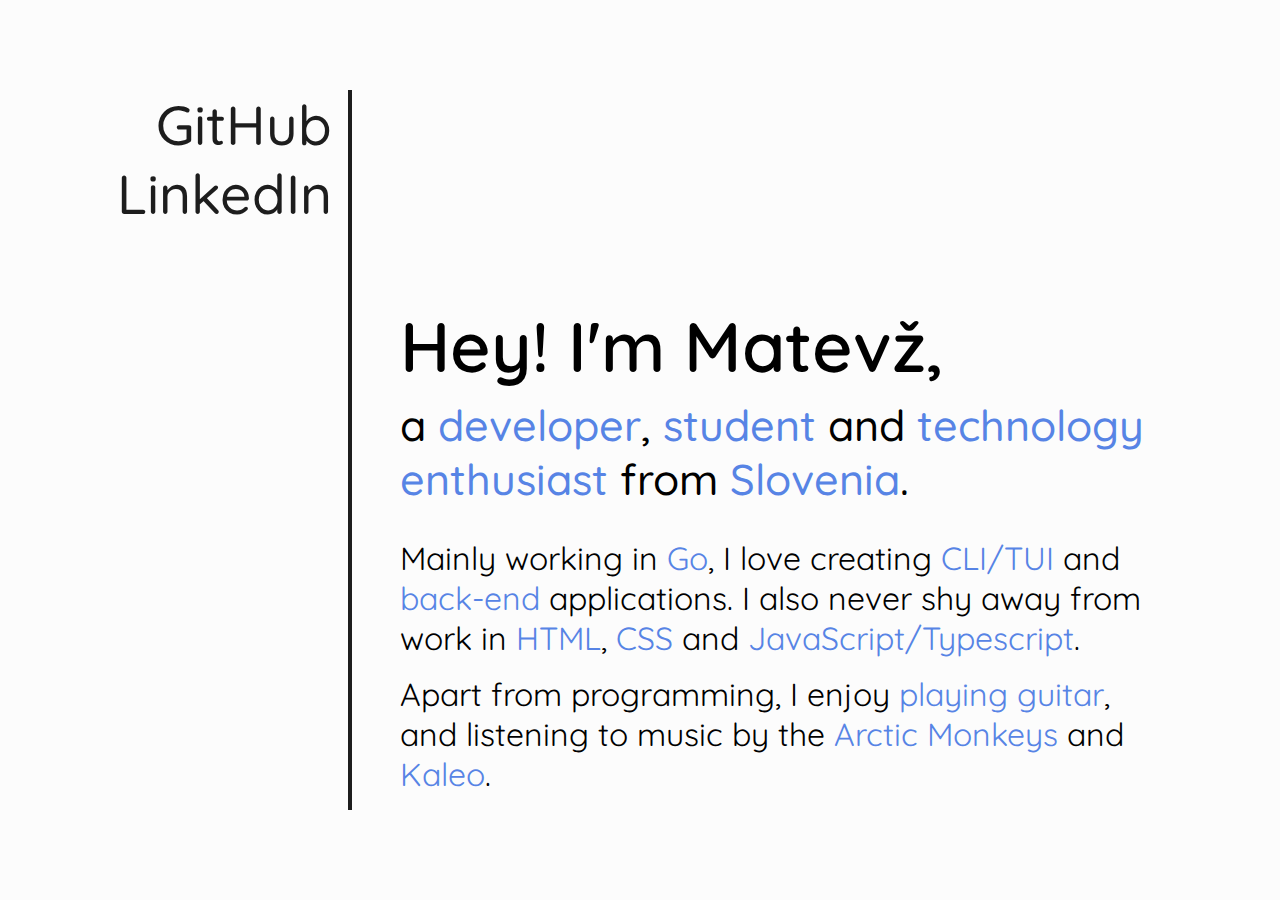
<file: index.html>
<!DOCTYPE html>
<html lang="en">
<head>
    <meta charset="UTF-8">
    <link rel="stylesheet" href="styles.css">
    <meta name="viewport" content="width=device-width, initial-scale=1.0">
    <link rel="shortcut icon" href="media/icon.png">
    <title>Matevž Keber</title>

    <meta name="description" content="I'm Matevž, a Go developer from Slovenia, specializing in back-end development and CLI/TUI applications.">
    <link rel="canonical" href="https://matevzkeber.si">

    <meta property="og:locale" content="en_US" />
    <meta property="og:type" content="website" />
    <meta property="og:title" content="Matevž Keber" />
    <meta property="og:description"
        content="I'm Matevž, a Go developer from Slovenia, specializing in back-end development and CLI/TUI applications." />
    <meta property="og:url" content="https://matevzkeber.si" />
    <meta name="theme-color" data-react-helmet="true" content="#5784E5" />
</head>
    <body>
        <div class="container">
            <div class="content">
                <ul class="links">
                    <li class="link"><a href="https://github.com/matevzkeber" target="_blank">GitHub</a></li>
                    <li class="link"><a href="https://www.linkedin.com/in/matevz-keber" target="_blank">LinkedIn</a></li>
                </ul>
    
                <div class="divider"></div>
    
                <div class="text-wrapper">
                    <div class="text">
                        <h1>Hey! I'm Matevž,</h1>
                        <h2>a <span>developer</span>, <span>student</span> and <span>technology enthusiast</span> from <span>Slovenia</span>.</h2>
                        <p>Mainly working in <span>Go</span>, I love creating <span>CLI/TUI</span> and <span>back-end</span> applications. I also never shy away from work in <span>HTML</span>, <span>CSS</span> and <span>JavaScript/Typescript</span>.</p>
                        <p>Apart from programming, I enjoy <span>playing guitar</span>, and listening to music by the <span>Arctic Monkeys</span> and <span>Kaleo</span>.</p>
                    </div>
                </div>
            </div>
        </div>
    </body>
</html>
</file>
<file: styles.css>
@import url('https://fonts.googleapis.com/css2?family=Quicksand:wght@300..700&display=swap');

* {
    --background: #FCFCFC;
    --text: #1d1d1d;
    --secondary: #5784E5;
    margin: 0;
    padding: 0;
}

body {
    font-family: "Quicksand", sans-serif;
    background-color: var(--background);
    height: 100vh;
    width: 100vw;
}

.container {
    display: flex;
    justify-content: center;
    align-items: center;
    width: 100vw;
    height: 100vh;
}

.container .content {
    display: flex;
    flex-direction: row;
    justify-content: center;
    align-items: center;
    height: 60%;
    padding: .25rem;
    margin: auto;
}

.container .links {
    display: flex;
    flex-direction: column;
    align-items: flex-end;
    list-style: none;
    font-size: 55px;
    height: 100%;
}

.container .links .link a {
    text-decoration: none;
    color: var(--text);
    font-weight: 500;

    transition: .2s;
}

.container .links .link a:hover {
    color: var(--secondary);
}

.container .divider {
    border-left: 4px solid var(--text);
    height: 100%;
    margin-left: 1rem;
    margin-right: 3rem;
}

.container .text-wrapper {
    display: flex;
    flex-direction: column;
    justify-content: flex-end;
    width: 35%;
    height: 100%;
}

.container .text-wrapper .text h1 {
    font-size: 70px;
    font-weight: 600;
    margin-bottom: .5rem;
}

.container .text-wrapper .text span {
    color: var(--secondary);
}

.container .text-wrapper .text h2 {
    font-size: 43px;
    font-weight: 500;
    margin-bottom: 2rem;
}

.container .text-wrapper .text p {
    font-size: 32px;
    margin-bottom: 1rem;
}

@media screen and (max-width: 1700px) {
    .container .content {
        height: 80%;
    }

    .container .content .text-wrapper {
        width: 60%;
    }    
}

@media screen and (max-width: 1100px) {
    .container .content {
        height: 85%
    }

    .container .content .links .link {
        font-size: 45px;
    }

    .container .content .text-wrapper {
        width: 100%;
    }

    .container .content .text-wrapper h1 {
        font-size: 60px;
    }

    .container .content .text-wrapper h2 {
        font-size: 35px;
    }

    .container .content .text-wrapper p {
        font-size: 28px;
    }
}

@media screen and (max-width: 850px) {
    .container .content .links .link {
        font-size: 30px;
    }

    .container .content .divider {
        margin-right: 1rem;
    }

    .container .content .text-wrapper h1 {
        font-size: 50px;
    }

    .container .content .text-wrapper h2 {
        font-size: 30px;
    }

    .container .content .text-wrapper p {
        font-size: 25px;
    }
}

@media screen and (max-width: 630px) {
    .container .content {
        flex-direction: column;
        justify-content: center;
        align-items: center;
        height: auto;
    }

    .container .content .links {
        order: 3;
        width: 100%;
        flex-direction: row;
        justify-content: space-around;
        align-items: flex-start;
        margin: 0;
    }

    .container .content .divider {
        order: 2;
        border-left: none;
        width: 80%;
        margin: 0;
        border-top: 4px solid var(--text);
    }

    .container .content .text-wrapper {
        order: 1;
        width: 85%;
    }
}

@media screen and (max-width: 500px) {
    .container .content .links .link {
        font-size: 25px;
    }

    .container .content .divider {
        border-top: 3px solid var(--text);
    }

    .container .content .text-wrapper {
        width: 90%;
    }

    .container .content .text-wrapper h1 {
        font-size: 40px;
    }

    .container .content .text-wrapper h2 {
        font-size: 25px;
        margin-bottom: .5rem;
    }

    .container .content .text-wrapper p {
        font-size: 20px;
        margin-bottom: .3rem;
    }
}

@media screen and (max-width: 380px) {
    .container .content .links .link {
        font-size: 20px;
    }

    .container .content .text-wrapper h1 {
        font-size: 35px;
    }

    .container .content .text-wrapper h2 {
        font-size: 20px;
    }

    .container .content .text-wrapper p {
        font-size: 18px;
    }
}

@media screen and (max-width: 290px) {
    .container .content .text-wrapper {
        width: 100%;
    }
}
</file>
